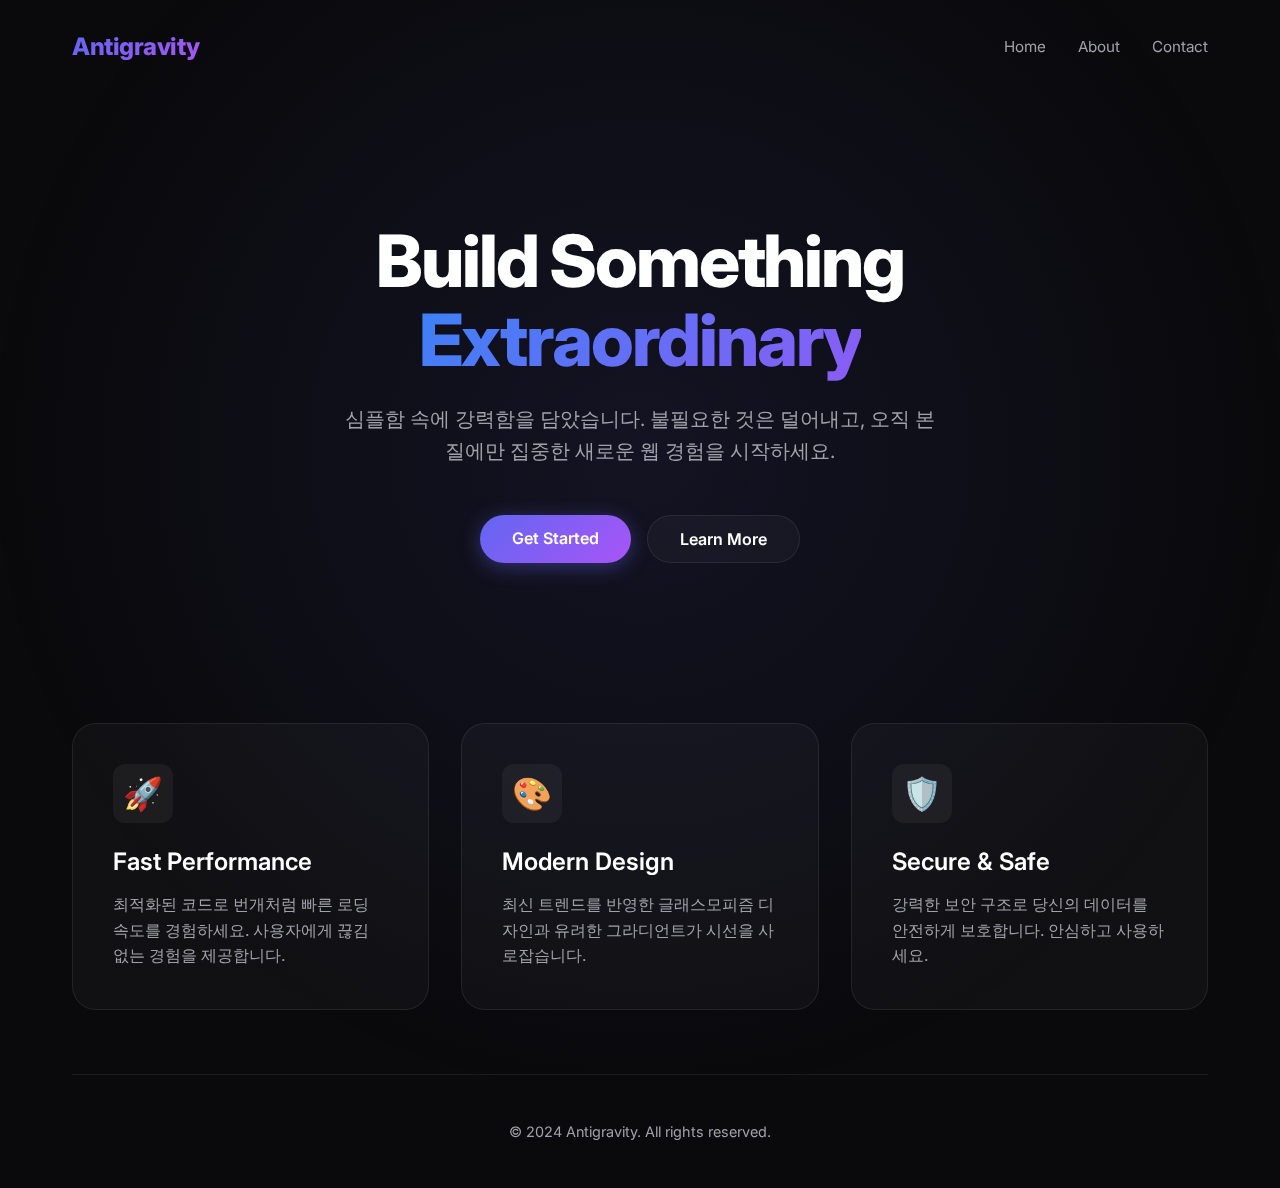
<file: index.html>
<!DOCTYPE html>
<html lang="ko">

<head>
    <meta charset="UTF-8">
    <meta name="viewport" content="width=device-width, initial-scale=1.0">
    <title>New Beginning</title>
    <link rel="stylesheet" href="style.css">
</head>

<body>
    <div class="glow-bg"></div>

    <div class="container">
        <nav>
            <div class="logo">Antigravity</div>
            <div class="nav-links">
                <a href="index.html">Home</a>
                <a href="about.html">About</a>
                <a href="contact.html">Contact</a>
            </div>
        </nav>

        <section class="hero">
            <h1>Build Something <br><span>Extraordinary</span></h1>
            <p>
                심플함 속에 강력함을 담았습니다. 불필요한 것은 덜어내고,
                오직 본질에만 집중한 새로운 웹 경험을 시작하세요.
            </p>
            <div class="btn-group">
                <a href="action.html" class="btn btn-primary">Get Started</a>
                <a href="about.html" class="btn btn-secondary">Learn More</a>
            </div>
        </section>

        <section class="features">
            <div class="card">
                <span class="card-icon">🚀</span>
                <h3>Fast Performance</h3>
                <p>최적화된 코드로 번개처럼 빠른 로딩 속도를 경험하세요. 사용자에게 끊김 없는 경험을 제공합니다.</p>
            </div>
            <div class="card">
                <span class="card-icon">🎨</span>
                <h3>Modern Design</h3>
                <p>최신 트렌드를 반영한 글래스모피즘 디자인과 유려한 그라디언트가 시선을 사로잡습니다.</p>
            </div>
            <div class="card">
                <span class="card-icon">🛡️</span>
                <h3>Secure & Safe</h3>
                <p>강력한 보안 구조로 당신의 데이터를 안전하게 보호합니다. 안심하고 사용하세요.</p>
            </div>
        </section>

        <footer>
            <p>© 2024 Antigravity. All rights reserved.</p>
        </footer>
    </div>

    <script src="script.js"></script>
</body>

</html>
</file>
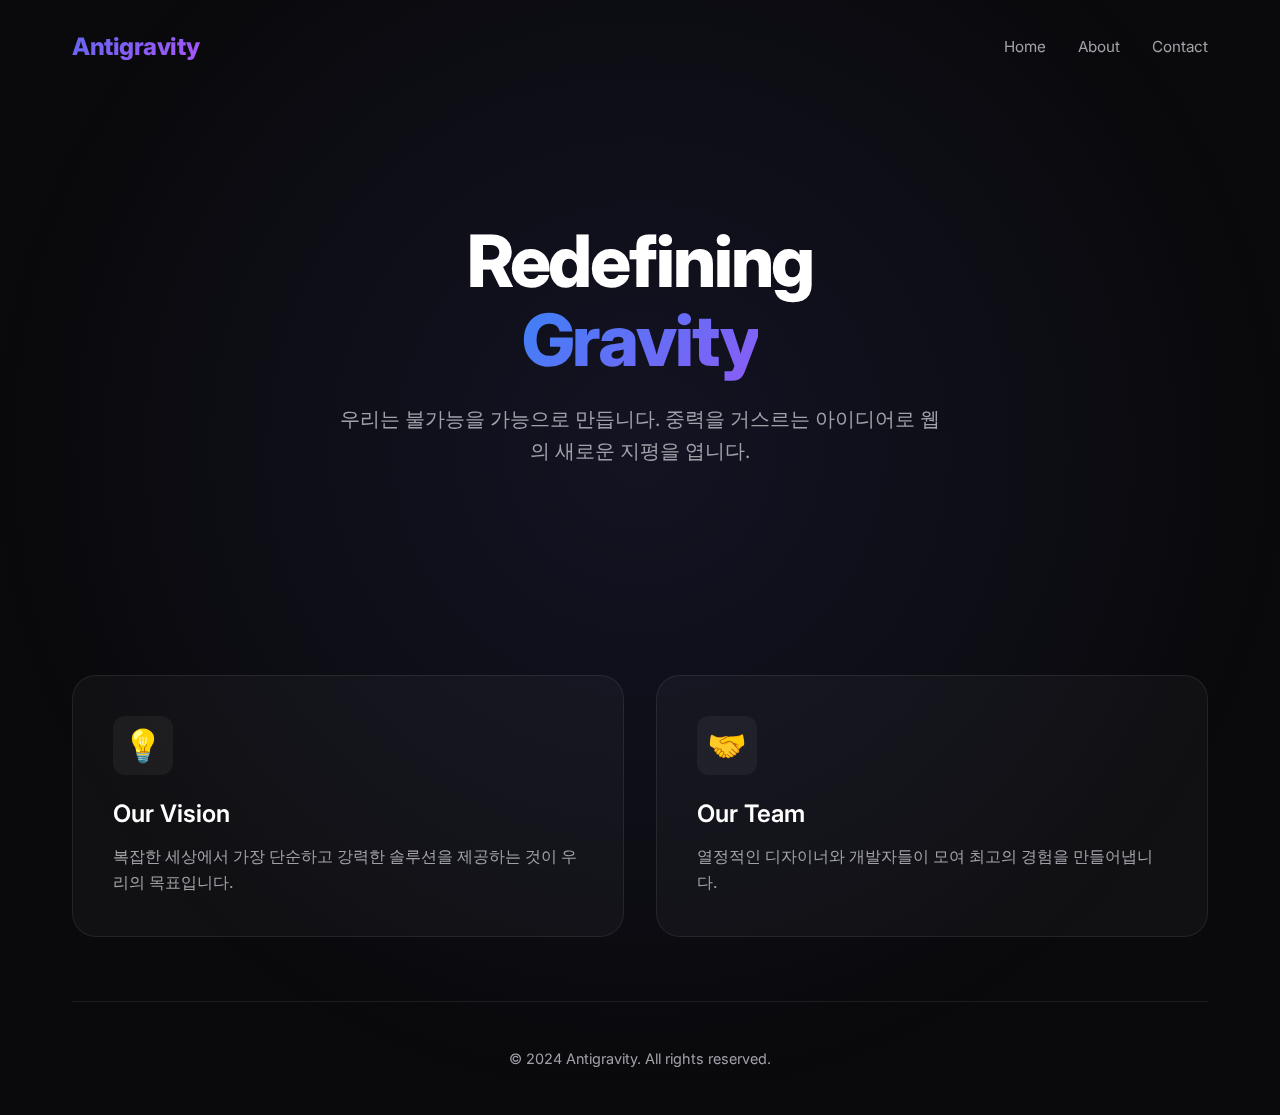
<file: about.html>
<!DOCTYPE html>
<html lang="ko">

<head>
    <meta charset="UTF-8">
    <meta name="viewport" content="width=device-width, initial-scale=1.0">
    <title>About | Antigravity</title>
    <link rel="stylesheet" href="style.css">
</head>

<body>
    <div class="glow-bg"></div>

    <div class="container">
        <nav>
            <div class="logo">Antigravity</div>
            <div class="nav-links">
                <a href="index.html">Home</a>
                <a href="about.html">About</a>
                <a href="contact.html">Contact</a>
            </div>
        </nav>

        <section class="hero">
            <h1>Redefining <br><span>Gravity</span></h1>
            <p>
                우리는 불가능을 가능으로 만듭니다. 중력을 거스르는 아이디어로
                웹의 새로운 지평을 엽니다.
            </p>
        </section>

        <section class="features">
            <div class="card">
                <span class="card-icon">💡</span>
                <h3>Our Vision</h3>
                <p>복잡한 세상에서 가장 단순하고 강력한 솔루션을 제공하는 것이 우리의 목표입니다.</p>
            </div>
            <div class="card">
                <span class="card-icon">🤝</span>
                <h3>Our Team</h3>
                <p>열정적인 디자이너와 개발자들이 모여 최고의 경험을 만들어냅니다.</p>
            </div>
        </section>

        <footer>
            <p>© 2024 Antigravity. All rights reserved.</p>
        </footer>
    </div>

    <script src="script.js"></script>
</body>

</html>
</file>
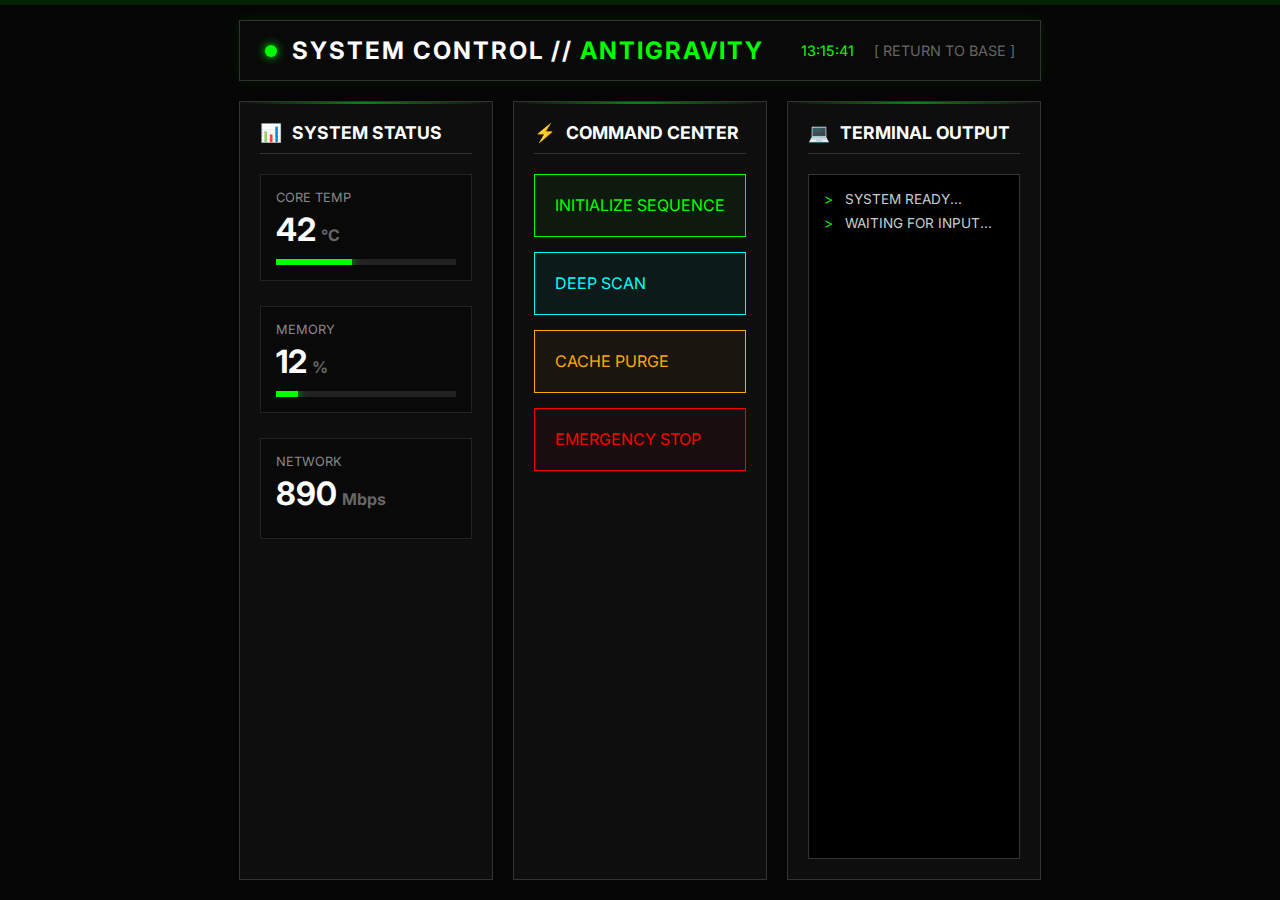
<file: action.html>
<!DOCTYPE html>
<html lang="ko">

<head>
    <meta charset="UTF-8">
    <meta name="viewport" content="width=device-width, initial-scale=1.0">
    <title>System Control | Antigravity</title>
    <link rel="stylesheet" href="style.css">
    <link href="https://fonts.googleapis.com/css2?family=JetBrains+Mono:wght@400;700&display=swap" rel="stylesheet">
</head>

<body class="action-page">
    <div class="scan-line"></div>
    <div class="dashboard-container">
        <header class="dashboard-header">
            <div class="header-left">
                <div class="status-indicator online"></div>
                <h1>SYSTEM CONTROL // <span class="accent-text">ANTIGRAVITY</span></h1>
            </div>
            <div class="header-right">
                <span id="clock">00:00:00</span>
                <a href="index.html" class="back-link">[ RETURN TO BASE ]</a>
            </div>
        </header>

        <main class="dashboard-grid">
            <!-- Panel 1: System Status -->
            <section class="panel status-panel">
                <h2><span class="icon">📊</span> SYSTEM STATUS</h2>
                <div class="status-grid">
                    <div class="metric-box">
                        <span class="label">CORE TEMP</span>
                        <div class="value-display">
                            <span id="temp-val">42</span><span class="unit">°C</span>
                        </div>
                        <div class="progress-bar">
                            <div class="fill" id="temp-bar" style="width: 42%"></div>
                        </div>
                    </div>
                    <div class="metric-box">
                        <span class="label">MEMORY</span>
                        <div class="value-display">
                            <span id="mem-val">12</span><span class="unit">%</span>
                        </div>
                        <div class="progress-bar">
                            <div class="fill" id="mem-bar" style="width: 12%"></div>
                        </div>
                    </div>
                    <div class="metric-box">
                        <span class="label">NETWORK</span>
                        <div class="value-display">
                            <span id="net-val">890</span><span class="unit">Mbps</span>
                        </div>
                        <div class="chart-line" id="net-chart"></div>
                    </div>
                </div>
            </section>

            <!-- Panel 2: Action Controls -->
            <section class="panel control-panel">
                <h2><span class="icon">⚡</span> COMMAND CENTER</h2>
                <div class="button-grid">
                    <button class="action-btn primary" onclick="runSequence('init')">
                        <span class="btn-content">INITIALIZE SEQUENCE</span>
                        <span class="btn-glitch"></span>
                    </button>
                    <button class="action-btn secondary" onclick="runSequence('scan')">
                        <span class="btn-content">DEEP SCAN</span>
                    </button>
                    <button class="action-btn warning" onclick="runSequence('purge')">
                        <span class="btn-content">CACHE PURGE</span>
                    </button>
                    <button class="action-btn danger" onclick="runSequence('emergency')">
                        <span class="btn-content">EMERGENCY STOP</span>
                    </button>
                </div>
            </section>

            <!-- Panel 3: Terminal -->
            <section class="panel terminal-panel">
                <h2><span class="icon">💻</span> TERMINAL OUTPUT</h2>
                <div class="terminal-window" id="terminal">
                    <div class="line"><span class="prompt">></span> SYSTEM READY...</div>
                    <div class="line"><span class="prompt">></span> WAITING FOR INPUT...</div>
                </div>
            </section>
        </main>
    </div>
    <script src="script.js"></script>
</body>

</html>
</file>
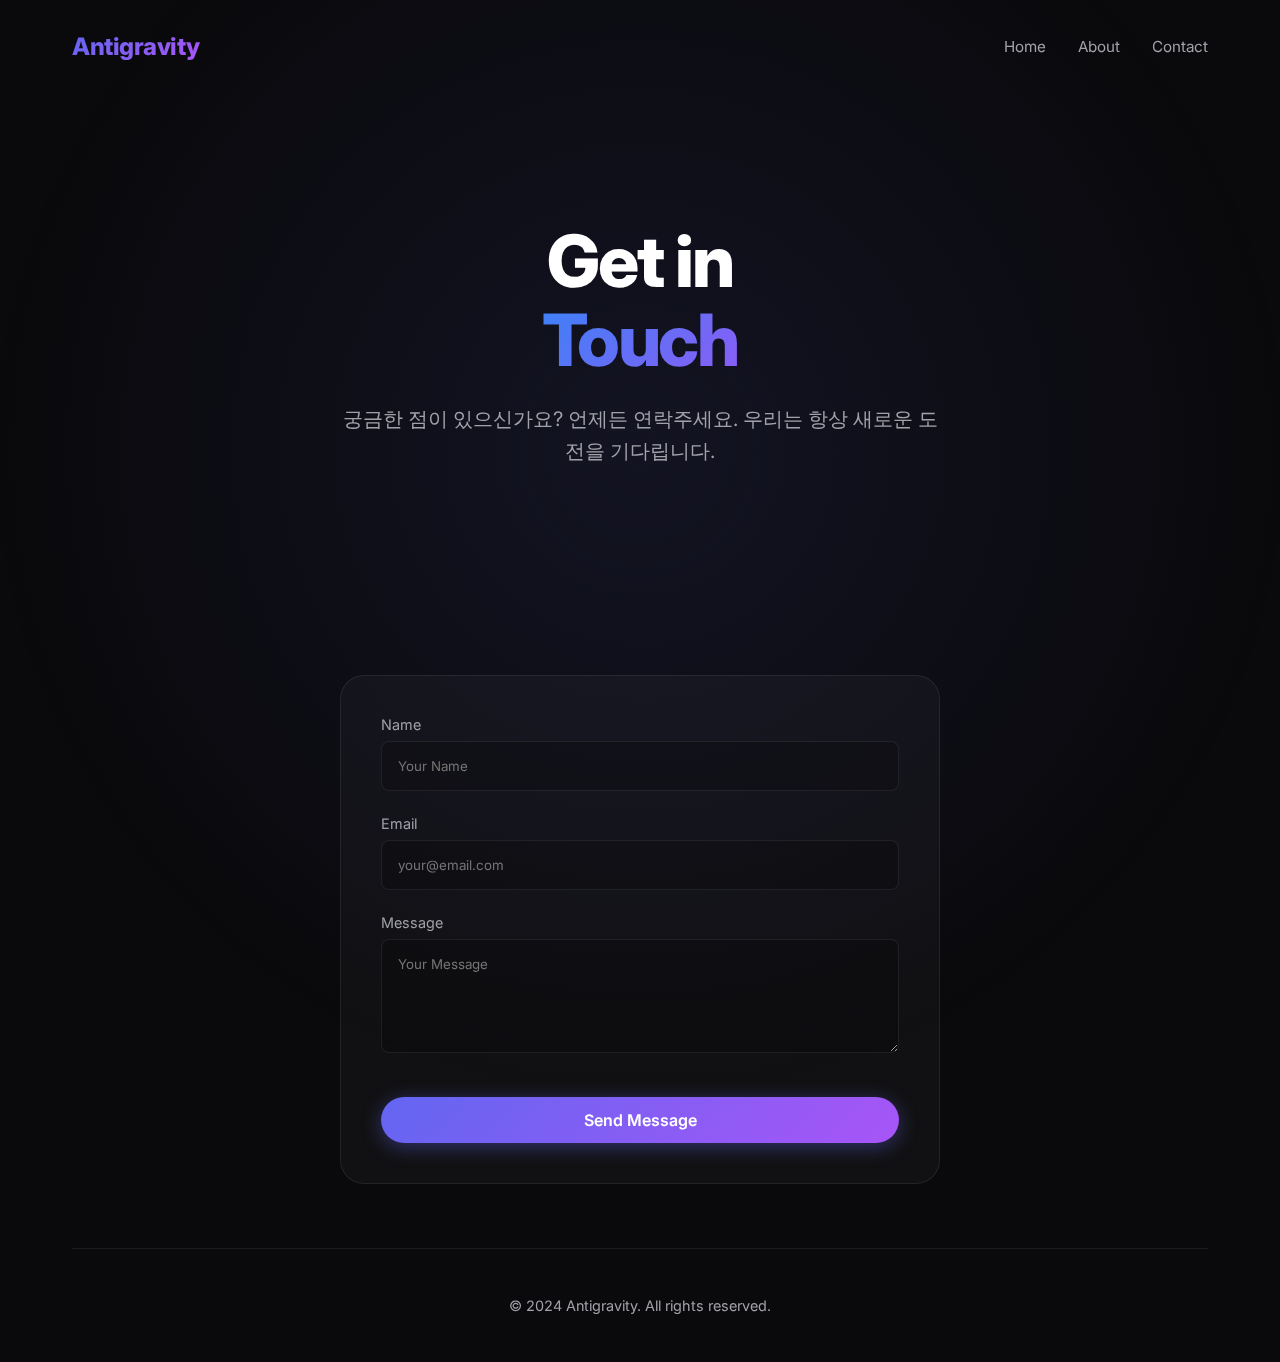
<file: contact.html>
<!DOCTYPE html>
<html lang="ko">

<head>
    <meta charset="UTF-8">
    <meta name="viewport" content="width=device-width, initial-scale=1.0">
    <title>Contact | Antigravity</title>
    <link rel="stylesheet" href="style.css">
</head>

<body>
    <div class="glow-bg"></div>

    <div class="container">
        <nav>
            <div class="logo">Antigravity</div>
            <div class="nav-links">
                <a href="index.html">Home</a>
                <a href="about.html">About</a>
                <a href="contact.html">Contact</a>
            </div>
        </nav>

        <section class="hero">
            <h1>Get in <br><span>Touch</span></h1>
            <p>
                궁금한 점이 있으신가요? 언제든 연락주세요.
                우리는 항상 새로운 도전을 기다립니다.
            </p>
        </section>

        <section class="contact-section">
            <form class="contact-form">
                <div class="form-group">
                    <label for="name">Name</label>
                    <input type="text" id="name" placeholder="Your Name">
                </div>
                <div class="form-group">
                    <label for="email">Email</label>
                    <input type="email" id="email" placeholder="your@email.com">
                </div>
                <div class="form-group">
                    <label for="message">Message</label>
                    <textarea id="message" rows="5" placeholder="Your Message"></textarea>
                </div>
                <button type="submit" class="btn btn-primary">Send Message</button>
            </form>
        </section>

        <footer>
            <p>© 2024 Antigravity. All rights reserved.</p>
        </footer>
    </div>

    <script src="script.js"></script>
</body>

</html>
</file>
<file: style.css>
@import url('https://fonts.googleapis.com/css2?family=Inter:wght@300;400;600;800&display=swap');
@import url('https://fonts.googleapis.com/css2?family=JetBrains+Mono:wght@400;700&display=swap');

:root {
    --bg-color: #0a0a0c;
    --text-main: #ffffff;
    --text-muted: #a1a1aa;
    --primary-gradient: linear-gradient(135deg, #6366f1 0%, #a855f7 100%);
    --secondary-gradient: linear-gradient(135deg, #3b82f6 0%, #8b5cf6 100%);
    --glass-bg: rgba(255, 255, 255, 0.03);
    --glass-border: rgba(255, 255, 255, 0.08);
    --card-hover: rgba(255, 255, 255, 0.08);
}

* {
    margin: 0;
    padding: 0;
    box-sizing: border-box;
    font-family: 'Inter', sans-serif;
}

body {
    background-color: var(--bg-color);
    color: var(--text-main);
    overflow-x: hidden;
    min-height: 100vh;
    display: flex;
    flex-direction: column;
}

/* Background Ambient Glow */
.glow-bg {
    position: fixed;
    top: -20%;
    left: -20%;
    width: 140vw;
    height: 140vh;
    background: radial-gradient(circle at 50% 50%, rgba(99, 102, 241, 0.1) 0%, transparent 60%);
    z-index: -1;
    pointer-events: none;
}

/* Container */
.container {
    max-width: 1200px;
    margin: 0 auto;
    padding: 0 2rem;
    width: 100%;
}

/* Navbar */
nav {
    padding: 2rem 0;
    display: flex;
    justify-content: space-between;
    align-items: center;
}

.logo {
    font-size: 1.5rem;
    font-weight: 800;
    background: var(--primary-gradient);
    -webkit-background-clip: text;
    background-clip: text;
    -webkit-text-fill-color: transparent;
    letter-spacing: -0.02em;
}

.nav-links {
    display: flex;
    gap: 2rem;
}

.nav-links a {
    color: var(--text-muted);
    text-decoration: none;
    font-size: 0.95rem;
    transition: color 0.3s ease;
}

.nav-links a:hover {
    color: var(--text-main);
}

/* Hero Section */
.hero {
    display: flex;
    flex-direction: column;
    justify-content: center;
    align-items: center;
    text-align: center;
    padding: 8rem 0 6rem;
    position: relative;
}

.hero h1 {
    font-size: 4.5rem;
    line-height: 1.1;
    font-weight: 800;
    margin-bottom: 1.5rem;
    letter-spacing: -0.03em;
}

.hero h1 span {
    background: var(--secondary-gradient);
    -webkit-background-clip: text;
    background-clip: text;
    -webkit-text-fill-color: transparent;
}

.hero p {
    font-size: 1.25rem;
    color: var(--text-muted);
    max-width: 600px;
    margin-bottom: 3rem;
    line-height: 1.6;
}

.btn-group {
    display: flex;
    gap: 1rem;
}

.btn {
    padding: 0.8rem 2rem;
    border-radius: 50px;
    font-weight: 600;
    font-size: 1rem;
    cursor: pointer;
    transition: transform 0.2s ease, box-shadow 0.2s ease;
    text-decoration: none;
}

.btn:hover {
    transform: translateY(-2px);
}

.btn-primary {
    background: var(--primary-gradient);
    color: white;
    border: none;
    box-shadow: 0 4px 20px rgba(99, 102, 241, 0.4);
}

.btn-secondary {
    background: var(--glass-bg);
    color: white;
    border: 1px solid var(--glass-border);
}

.btn-secondary:hover {
    background: var(--card-hover);
}

/* Features Grid */
.features {
    display: grid;
    grid-template-columns: repeat(auto-fit, minmax(300px, 1fr));
    gap: 2rem;
    padding: 4rem 0;
}

.card {
    background: var(--glass-bg);
    border: 1px solid var(--glass-border);
    padding: 2.5rem;
    border-radius: 1.5rem;
    transition: transform 0.3s ease, background 0.3s ease;
}

.card:hover {
    transform: translateY(-5px);
    background: var(--card-hover);
}

.card-icon {
    font-size: 2rem;
    margin-bottom: 1.5rem;
    display: inline-block;
    padding: 10px;
    background: rgba(255, 255, 255, 0.05);
    border-radius: 12px;
}

.card h3 {
    font-size: 1.5rem;
    margin-bottom: 1rem;
    font-weight: 600;
}

.card p {
    color: var(--text-muted);
    line-height: 1.6;
}

/* Footer */
footer {
    margin-top: auto;
    padding: 3rem 0;
    border-top: 1px solid var(--glass-border);
    text-align: center;
    color: var(--text-muted);
    font-size: 0.9rem;
}

/* =========================================
   Action Page Styles
   ========================================= */
.action-page {
    background-color: #050505;
    font-family: 'JetBrains Mono', monospace;
    color: #0f0;
    overflow: hidden;
}

.scan-line {
    position: fixed;
    top: 0;
    left: 0;
    width: 100%;
    height: 5px;
    background: rgba(0, 255, 0, 0.3);
    opacity: 0.4;
    animation: scan 3s linear infinite;
    pointer-events: none;
    z-index: 9999;
}

@keyframes scan {
    0% {
        top: -5%;
    }

    100% {
        top: 105%;
    }
}

.dashboard-container {
    display: flex;
    flex-direction: column;
    height: 100vh;
    padding: 20px;
    max-width: 1600px;
    margin: 0 auto;
}

.dashboard-header {
    display: flex;
    justify-content: space-between;
    align-items: center;
    padding: 15px 25px;
    border: 1px solid #333;
    background: rgba(10, 10, 10, 0.8);
    margin-bottom: 20px;
    box-shadow: 0 0 15px rgba(0, 255, 0, 0.1);
}

.header-left {
    display: flex;
    align-items: center;
    gap: 15px;
}

.status-indicator {
    width: 12px;
    height: 12px;
    border-radius: 50%;
    background-color: #333;
    box-shadow: 0 0 5px #333;
}

.status-indicator.online {
    background-color: #0f0;
    box-shadow: 0 0 10px #0f0;
    animation: blink 2s infinite;
}

@keyframes blink {

    0%,
    100% {
        opacity: 1;
    }

    50% {
        opacity: 0.5;
    }
}

.dashboard-header h1 {
    font-size: 1.5rem;
    font-weight: 700;
    letter-spacing: 2px;
    margin: 0;
    color: #fff;
}

.accent-text {
    color: #0f0;
}

.header-right {
    display: flex;
    align-items: center;
    gap: 20px;
    font-size: 0.9rem;
}

.back-link {
    color: #666;
    text-decoration: none;
    transition: color 0.3s;
}

.back-link:hover {
    color: #fff;
}

.dashboard-grid {
    display: grid;
    grid-template-columns: repeat(3, 1fr);
    grid-template-rows: 1fr 1fr;
    gap: 20px;
    flex: 1;
}

.panel {
    background: rgba(20, 20, 20, 0.6);
    border: 1px solid #333;
    padding: 20px;
    position: relative;
    overflow: hidden;
}

.panel h2 {
    font-size: 1.1rem;
    margin-bottom: 20px;
    border-bottom: 1px solid #333;
    padding-bottom: 10px;
    color: #fff;
    display: flex;
    align-items: center;
    gap: 10px;
}

.panel::before {
    content: '';
    position: absolute;
    top: 0;
    left: 0;
    width: 100%;
    height: 2px;
    background: linear-gradient(90deg, transparent, #0f0, transparent);
    opacity: 0.5;
}

/* Status Panel */
.status-panel {
    grid-column: 1 / 2;
    grid-row: 1 / 3;
}

.status-grid {
    display: flex;
    flex-direction: column;
    gap: 25px;
}

.metric-box {
    background: rgba(0, 0, 0, 0.3);
    padding: 15px;
    border: 1px solid #222;
}

.metric-box .label {
    display: block;
    font-size: 0.8rem;
    color: #888;
    margin-bottom: 5px;
}

.value-display {
    font-size: 2rem;
    font-weight: bold;
    color: #fff;
    margin-bottom: 10px;
}

.value-display .unit {
    font-size: 1rem;
    color: #666;
    margin-left: 5px;
}

.progress-bar {
    height: 6px;
    background: #222;
    width: 100%;
    position: relative;
    overflow: hidden;
}

.progress-bar .fill {
    height: 100%;
    background: #0f0;
    box-shadow: 0 0 10px #0f0;
    transition: width 0.5s ease-out;
}

/* Control Panel */
.control-panel {
    grid-column: 2 / 3;
    grid-row: 1 / 3;
}

.button-grid {
    display: grid;
    grid-template-columns: 1fr;
    gap: 15px;
}

.action-btn {
    padding: 20px;
    border: 1px solid #0f0;
    background: rgba(0, 255, 0, 0.05);
    color: #0f0;
    font-family: 'JetBrains Mono', monospace;
    font-size: 1rem;
    cursor: pointer;
    position: relative;
    overflow: hidden;
    transition: all 0.2s;
    text-align: left;
}

.action-btn:hover {
    background: rgba(0, 255, 0, 0.15);
    box-shadow: 0 0 15px rgba(0, 255, 0, 0.2);
    transform: translateX(5px);
}

.action-btn.secondary {
    border-color: #0ff;
    color: #0ff;
    background: rgba(0, 255, 255, 0.05);
}

.action-btn.secondary:hover {
    background: rgba(0, 255, 255, 0.15);
    box-shadow: 0 0 15px rgba(0, 255, 255, 0.2);
}

.action-btn.warning {
    border-color: #ffaa00;
    color: #ffaa00;
    background: rgba(255, 170, 0, 0.05);
}

.action-btn.warning:hover {
    background: rgba(255, 170, 0, 0.15);
    box-shadow: 0 0 15px rgba(255, 170, 0, 0.2);
}

.action-btn.danger {
    border-color: #f00;
    color: #f00;
    background: rgba(255, 0, 0, 0.05);
}

.action-btn.danger:hover {
    background: rgba(255, 0, 0, 0.15);
    box-shadow: 0 0 15px rgba(255, 0, 0, 0.2);
}

/* Terminal Panel */
.terminal-panel {
    grid-column: 3 / 4;
    grid-row: 1 / 3;
    display: flex;
    flex-direction: column;
}

.terminal-window {
    flex: 1;
    background: #000;
    border: 1px solid #333;
    padding: 15px;
    font-size: 0.85rem;
    overflow-y: auto;
    font-family: 'JetBrains Mono', monospace;
    color: #ccc;
}

.terminal-window .line {
    margin-bottom: 5px;
    line-height: 1.4;
}

.terminal-window .prompt {
    color: #0f0;
    margin-right: 8px;
}

.terminal-window .error {
    color: #f00;
}

.terminal-window .success {
    color: #0f0;
}

.terminal-window .warning {
    color: #ffaa00;
}

/* Scrollbar */
::-webkit-scrollbar {
    width: 8px;
}

::-webkit-scrollbar-track {
    background: #111;
}

::-webkit-scrollbar-thumb {
    background: #333;
}

::-webkit-scrollbar-thumb:hover {
    background: #555;
}

/* =========================================
   Contact Page Styles
   ========================================= */
.contact-section {
    max-width: 600px;
    margin: 0 auto;
    padding: 4rem 0;
}

.contact-form {
    background: var(--glass-bg);
    border: 1px solid var(--glass-border);
    padding: 2.5rem;
    border-radius: 1.5rem;
}

.form-group {
    margin-bottom: 1.5rem;
}

.form-group label {
    display: block;
    margin-bottom: 0.5rem;
    color: var(--text-muted);
    font-size: 0.9rem;
}

.form-group input,
.form-group textarea {
    width: 100%;
    padding: 1rem;
    background: rgba(0, 0, 0, 0.2);
    border: 1px solid var(--glass-border);
    border-radius: 0.5rem;
    color: #fff;
    font-family: 'Inter', sans-serif;
    transition: border-color 0.3s;
}

.form-group input:focus,
.form-group textarea:focus {
    outline: none;
    border-color: #6366f1;
}

.contact-form button {
    width: 100%;
    margin-top: 1rem;
}

/* Responsive */
@media (max-width: 1024px) {
    .dashboard-grid {
        grid-template-columns: 1fr;
        grid-template-rows: auto;
    }

    .status-panel,
    .control-panel,
    .terminal-panel {
        grid-column: auto;
        grid-row: auto;
    }

    .dashboard-container {
        height: auto;
        overflow-y: auto;
    }

    .hero h1 {
        font-size: 3rem;
    }

    .features {
        grid-template-columns: 1fr;
    }
}
</file>
